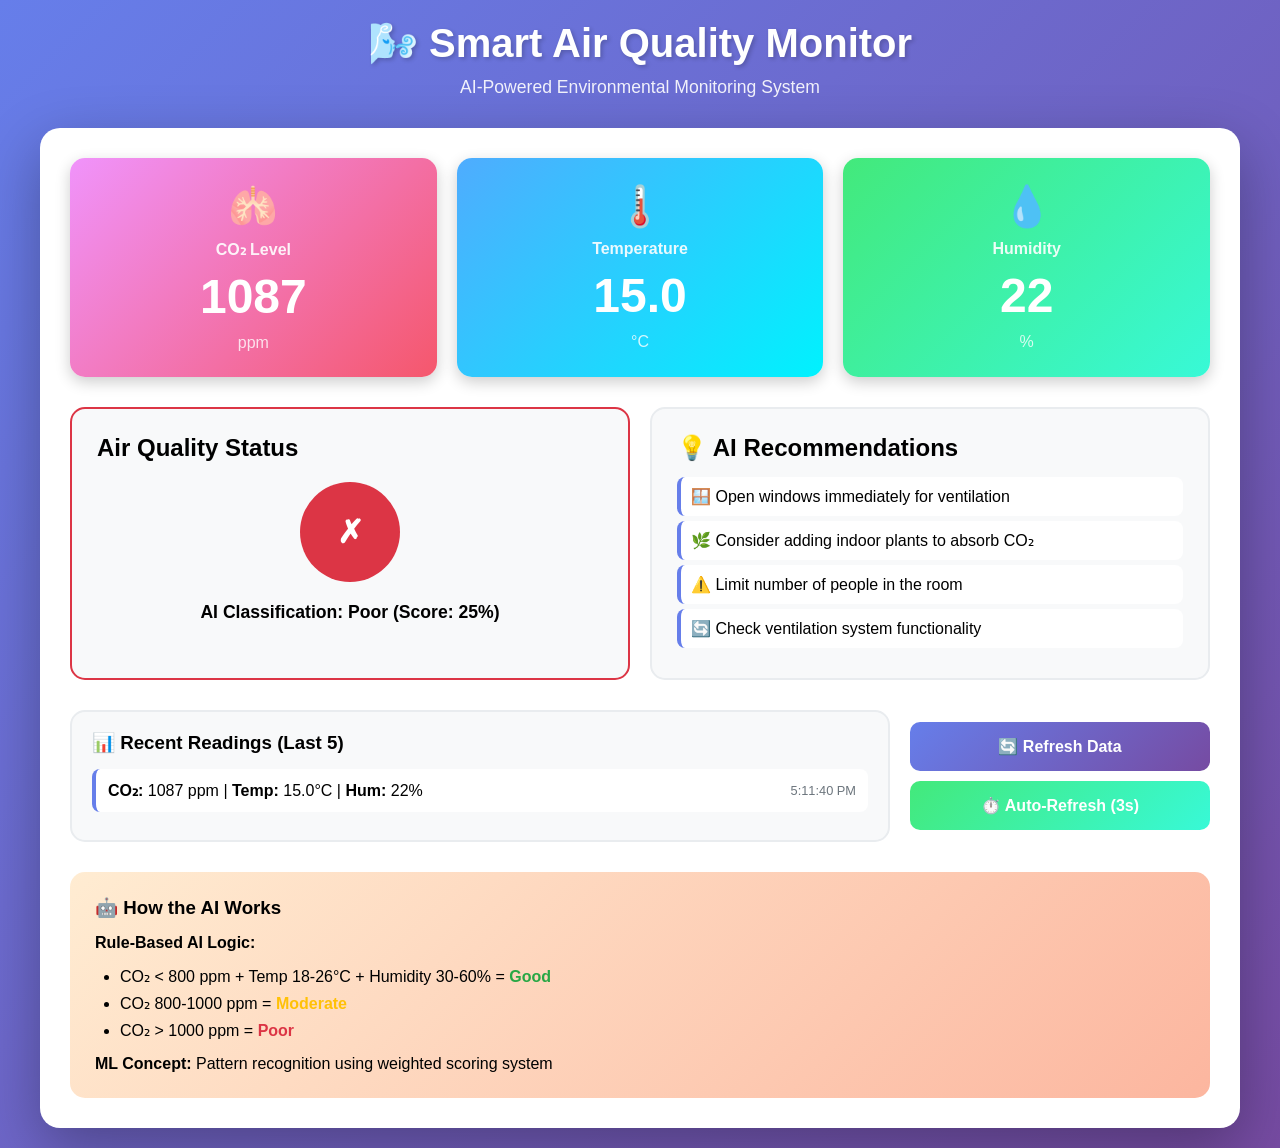
<file: docs/index.html>
<!DOCTYPE html>
<html lang="en">
<head>
    <meta charset="UTF-8">
    <meta name="viewport" content="width=device-width, initial-scale=1.0">
    <title>Smart Air Quality Monitor</title>
    <link rel="stylesheet" href="style.css">
</head>
<body>
    <div class="container">
        <header>
            <h1>🌬️ Smart Air Quality Monitor</h1>
            <p class="subtitle">AI-Powered Environmental Monitoring System</p>
        </header>

        <div class="dashboard">
            <!-- Sensor Readings -->
            <div class="readings-grid">
                <div class="reading-card co2-card">
                    <div class="card-icon">🫁</div>
                    <h3>CO₂ Level</h3>
                    <div class="reading-value" id="co2Value">--</div>
                    <div class="reading-unit">ppm</div>
                </div>

                <div class="reading-card temp-card">
                    <div class="card-icon">🌡️</div>
                    <h3>Temperature</h3>
                    <div class="reading-value" id="tempValue">--</div>
                    <div class="reading-unit">°C</div>
                </div>

                <div class="reading-card humidity-card">
                    <div class="card-icon">💧</div>
                    <h3>Humidity</h3>
                    <div class="reading-value" id="humidityValue">--</div>
                    <div class="reading-unit">%</div>
                </div>
            </div>

            <!-- AI Status & Recommendations -->
            <div class="status-section">
                <div class="status-card" id="statusCard">
                    <h2>Air Quality Status</h2>
                    <div class="status-indicator" id="statusIndicator">--</div>
                    <div class="status-text" id="statusText">Waiting for data...</div>
                </div>

                <div class="recommendations-card">
                    <h2>💡 AI Recommendations</h2>
                    <div class="recommendations-list" id="recommendationsList">
                        <p>Start monitoring to get recommendations...</p>
                    </div>
                </div>
            </div>

            <!-- History & Controls -->
            <div class="controls-section">
                <div class="history-card">
                    <h3>📊 Recent Readings (Last 5)</h3>
                    <div class="history-list" id="historyList">
                        <p class="no-data">No readings yet</p>
                    </div>
                </div>

                <div class="control-buttons">
                    <button class="btn btn-primary" id="refreshBtn">
                        🔄 Refresh Data
                    </button>
                    <button class="btn btn-success" id="autoRefreshBtn">
                        ⏱️ Auto-Refresh (3s)
                    </button>
                    <button class="btn btn-danger" id="stopAutoBtn" style="display:none;">
                        ⏹️ Stop Auto-Refresh
                    </button>
                </div>
            </div>

            <!-- AI Logic Explanation -->
            <div class="info-section">
                <h3>🤖 How the AI Works</h3>
                <div class="info-content">
                    <p><strong>Rule-Based AI Logic:</strong></p>
                    <ul>
                        <li>CO₂ &lt; 800 ppm + Temp 18-26°C + Humidity 30-60% = <span class="good">Good</span></li>
                        <li>CO₂ 800-1000 ppm = <span class="moderate">Moderate</span></li>
                        <li>CO₂ &gt; 1000 ppm = <span class="poor">Poor</span></li>
                    </ul>
                    <p><strong>ML Concept:</strong> Pattern recognition using weighted scoring system</p>
                </div>
            </div>
        </div>
    </div>

    <script src="script.js"></script>
</body>
</html>
</file>
<file: docs/style.css>
* {
    margin: 0;
    padding: 0;
    box-sizing: border-box;
}

body {
    font-family: 'Segoe UI', Tahoma, Geneva, Verdana, sans-serif;
    background: linear-gradient(135deg, #667eea 0%, #764ba2 100%);
    min-height: 100vh;
    padding: 20px;
}

.container {
    max-width: 1200px;
    margin: 0 auto;
}

header {
    text-align: center;
    color: white;
    margin-bottom: 30px;
}

header h1 {
    font-size: 2.5em;
    margin-bottom: 10px;
    text-shadow: 2px 2px 4px rgba(0,0,0,0.2);
}

.subtitle {
    font-size: 1.1em;
    opacity: 0.9;
}

.dashboard {
    background: white;
    border-radius: 20px;
    padding: 30px;
    box-shadow: 0 20px 60px rgba(0,0,0,0.3);
}

.readings-grid {
    display: grid;
    grid-template-columns: repeat(auto-fit, minmax(200px, 1fr));
    gap: 20px;
    margin-bottom: 30px;
}

.reading-card {
    padding: 25px;
    border-radius: 15px;
    text-align: center;
    color: white;
    box-shadow: 0 5px 15px rgba(0,0,0,0.2);
    transition: transform 0.3s;
}

.reading-card:hover {
    transform: translateY(-5px);
}

.co2-card {
    background: linear-gradient(135deg, #f093fb 0%, #f5576c 100%);
}

.temp-card {
    background: linear-gradient(135deg, #4facfe 0%, #00f2fe 100%);
}

.humidity-card {
    background: linear-gradient(135deg, #43e97b 0%, #38f9d7 100%);
}

.card-icon {
    font-size: 2.5em;
    margin-bottom: 10px;
}

.reading-card h3 {
    font-size: 1em;
    margin-bottom: 10px;
    opacity: 0.9;
}

.reading-value {
    font-size: 3em;
    font-weight: bold;
    margin: 10px 0;
}

.reading-unit {
    font-size: 1em;
    opacity: 0.8;
}

.status-section {
    display: grid;
    grid-template-columns: 1fr 1fr;
    gap: 20px;
    margin-bottom: 30px;
}

.status-card, .recommendations-card {
    padding: 25px;
    border-radius: 15px;
    background: #f8f9fa;
    border: 2px solid #e9ecef;
}

.status-indicator {
    width: 100px;
    height: 100px;
    border-radius: 50%;
    margin: 20px auto;
    display: flex;
    align-items: center;
    justify-content: center;
    font-size: 2em;
    font-weight: bold;
}

.status-text {
    text-align: center;
    font-size: 1.1em;
    font-weight: 600;
}

.recommendations-list {
    margin-top: 15px;
}

.recommendations-list p {
    padding: 10px;
    margin: 5px 0;
    background: white;
    border-radius: 8px;
    border-left: 4px solid #667eea;
}

.controls-section {
    display: grid;
    grid-template-columns: 1fr 300px;
    gap: 20px;
    margin-bottom: 30px;
}

.history-card {
    padding: 20px;
    border-radius: 15px;
    background: #f8f9fa;
    border: 2px solid #e9ecef;
}

.history-list {
    margin-top: 15px;
}

.history-item {
    padding: 12px;
    margin: 8px 0;
    background: white;
    border-radius: 8px;
    display: flex;
    justify-content: space-between;
    align-items: center;
    border-left: 4px solid #667eea;
}

.history-item .timestamp {
    font-size: 0.8em;
    color: #6c757d;
}

.control-buttons {
    display: flex;
    flex-direction: column;
    gap: 10px;
    justify-content: center;
}

.btn {
    padding: 15px 25px;
    border: none;
    border-radius: 10px;
    font-size: 1em;
    font-weight: 600;
    cursor: pointer;
    transition: all 0.3s;
    color: white;
}

.btn:hover {
    transform: translateY(-2px);
    box-shadow: 0 5px 15px rgba(0,0,0,0.3);
}

.btn-primary {
    background: linear-gradient(135deg, #667eea 0%, #764ba2 100%);
}

.btn-success {
    background: linear-gradient(135deg, #43e97b 0%, #38f9d7 100%);
}

.btn-danger {
    background: linear-gradient(135deg, #f093fb 0%, #f5576c 100%);
}

.info-section {
    padding: 25px;
    border-radius: 15px;
    background: linear-gradient(135deg, #ffecd2 0%, #fcb69f 100%);
}

.info-content {
    margin-top: 15px;
}

.info-content ul {
    margin: 15px 0;
    padding-left: 25px;
}

.info-content li {
    margin: 8px 0;
}

.good { color: #28a745; font-weight: bold; }
.moderate { color: #ffc107; font-weight: bold; }
.poor { color: #dc3545; font-weight: bold; }

@media (max-width: 768px) {
    .status-section,
    .controls-section {
        grid-template-columns: 1fr;
    }
}
</file>
